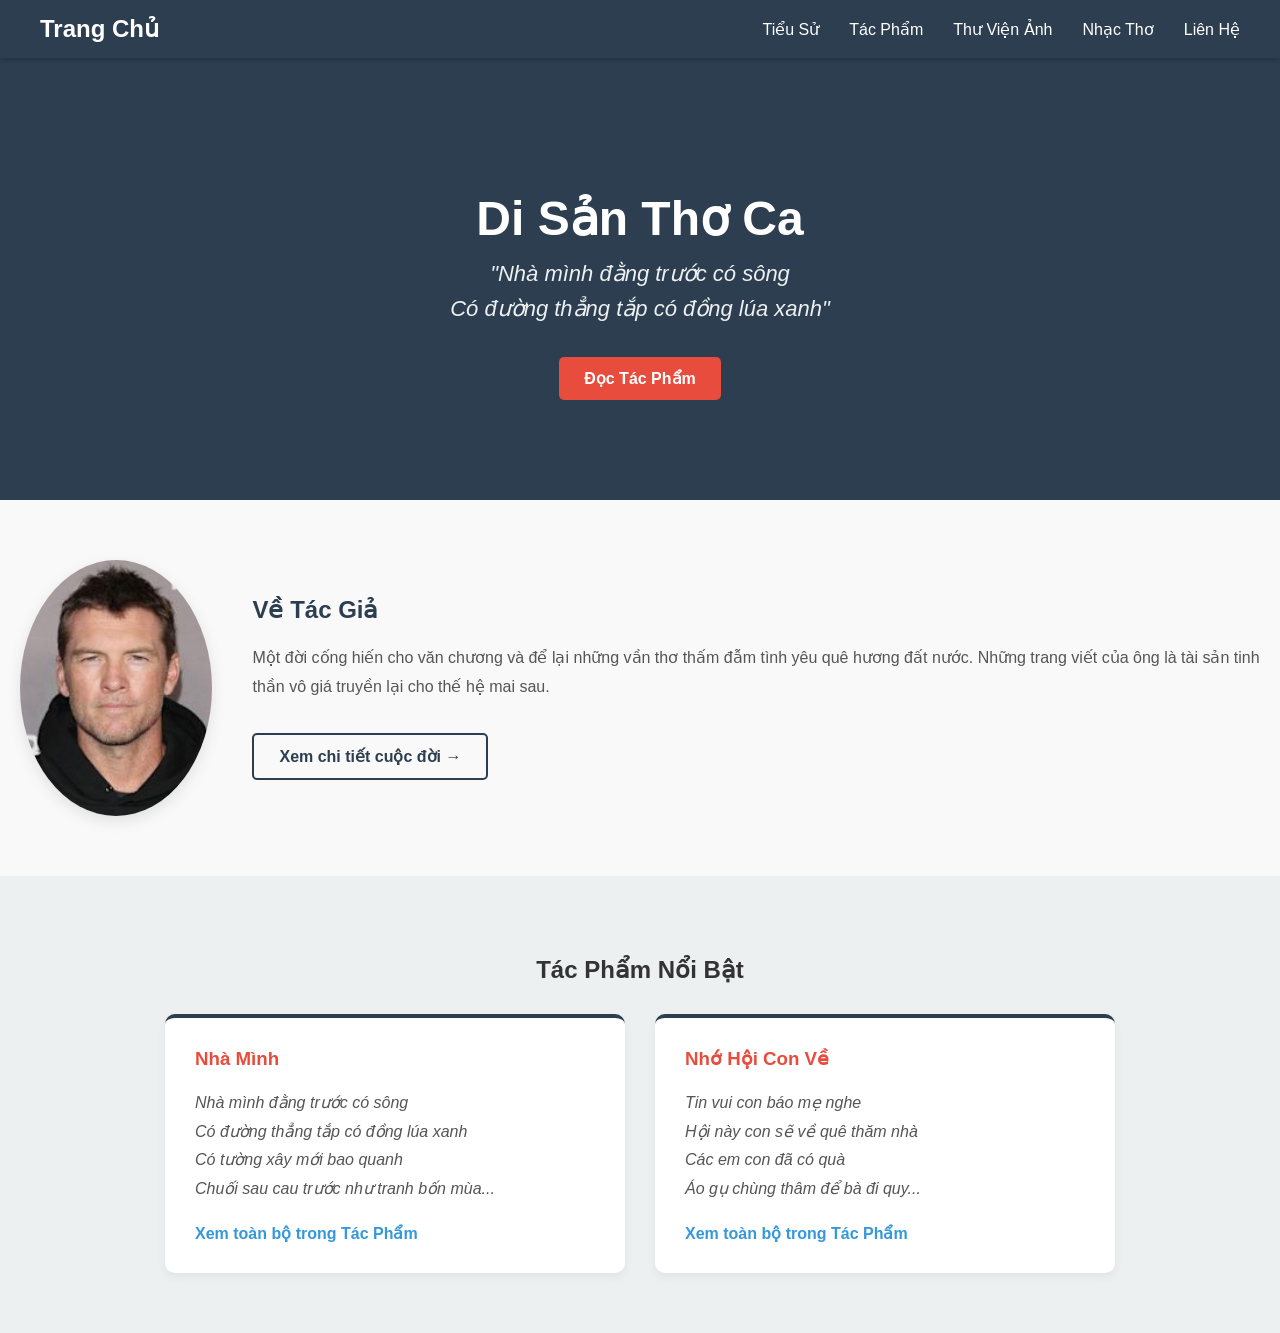
<file: index.html>
<!DOCTYPE html>
<html lang="vi">
<head>
    <meta charset="UTF-8">
    <meta name="viewport" content="width=device-width, initial-scale=1.0">
    <title>Di Sản Thơ - Ông Nội</title>
    <link rel="stylesheet" href="./css/style.css">
    <link rel="stylesheet" href="./css/navbar.css">
</head>
<body>

    <nav class="navbar">
        <div class="nav-container">
            <a href="index.html" class="nav-logo active">Trang Chủ</a>
            <ul class="nav-links">
    <li><a href="tieu-su.html">Tiểu Sử</a></li>
    <li><a href="poems/index.html">Tác Phẩm</a></li>
    <li><a href="thu-vien-anh.html">Thư Viện Ảnh</a></li>
    <li><a href="nhac-tho.html">Nhạc Thơ</a></li>
    <li><a href="lien-he.html">Liên Hệ</a></li>
</ul>
        </div>
    </nav>

  <header class="hero-banner">
        <div class="hero-content">
            <h1>Di Sản Thơ Ca</h1>
            <p class="hero-quote">"Nhà mình đằng trước có sông<br>Có đường thẳng tắp có đồng lúa xanh"</p>
            
           

            <a href="poems/index.html" class="btn btn-primary">Đọc Tác Phẩm</a>
        </div>
    </header>

    <section class="home-section">
        <div class="container home-bio">
            <img src="./assets/images/portrait/anh-chan-dung.jpg" alt="Chân dung ông" class="home-bio-img">
            <div class="home-bio-text">
                <h2>Về Tác Giả</h2>
                <p>Một đời cống hiến cho văn chương và để lại những vần thơ thấm đẫm tình yêu quê hương đất nước. Những trang viết của ông là tài sản tinh thần vô giá truyền lại cho thế hệ mai sau.</p>
                <a href="tieu-su.html" class="btn btn-outline">Xem chi tiết cuộc đời &rarr;</a>
            </div>
        </div>
    </section>

    <section class="home-section bg-light">
        <div class="container">
            <h2 style="text-align: center; margin-bottom: 30px;">Tác Phẩm Nổi Bật</h2>
            <div class="featured-poems">
                <div class="featured-card">
                    <h3>Nhà Mình</h3>
                    <p class="poem-preview">
                        Nhà mình đằng trước có sông<br>
                        Có đường thẳng tắp có đồng lúa xanh<br>
                        Có tường xây mới bao quanh<br>
                        Chuối sau cau trước như tranh bốn mùa...
                    </p>
                    <a href="poems/index.html">Xem toàn bộ trong Tác Phẩm</a>
                </div>
                <div class="featured-card">
                    <h3>Nhớ Hội Con Về</h3>
                    <p class="poem-preview">
                        Tin vui con báo mẹ nghe<br>
                        Hội này con sẽ về quê thăm nhà<br>
                        Các em con đã có quà<br>
                        Áo gụ chùng thâm để bà đi quy...
                    </p>
                    <a href="poems/index.html">Xem toàn bộ trong Tác Phẩm</a>
                </div>
            </div>
            </div>
        </div>
    </section>

    <script src="./js/main.js"></script>
</body>
</html>
</file>
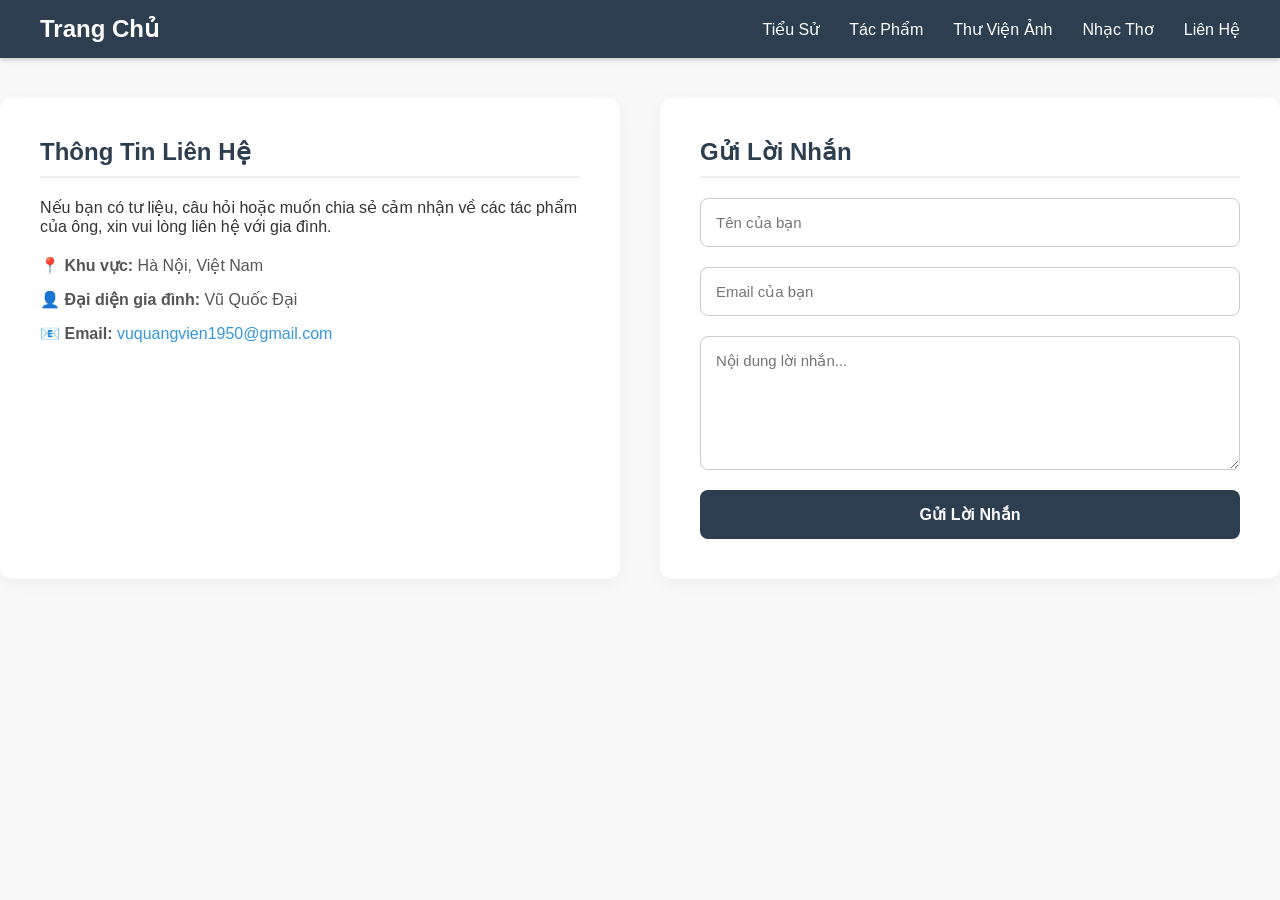
<file: lien-he.html>
<!DOCTYPE html>
<html lang="vi">
<head>
    <meta charset="UTF-8">
    <meta name="viewport" content="width=device-width, initial-scale=1.0">
    <title>Liên Hệ - Di Sản Thơ</title>
    <link rel="stylesheet" href="./css/style.css">
    <link rel="stylesheet" href="./css/navbar.css">
</head>
<body>

    <nav class="navbar">
        <div class="nav-container">
            <a href="index.html" class="nav-logo">Trang Chủ</a>
            <ul class="nav-links">
    <li><a href="tieu-su.html">Tiểu Sử</a></li>
    <li><a href="poems/index.html">Tác Phẩm</a></li>
    <li><a href="thu-vien-anh.html">Thư Viện Ảnh</a></li>
    <li><a href="nhac-tho.html">Nhạc Thơ</a></li>
    <li><a href="lien-he.html">Liên Hệ</a></li>
</ul>
        </div>
    </nav>

    <main class="container contact-container">
        <div class="contact-info">
            <h2>Thông Tin Liên Hệ</h2>
            <p>Nếu bạn có tư liệu, câu hỏi hoặc muốn chia sẻ cảm nhận về các tác phẩm của ông, xin vui lòng liên hệ với gia đình.</p>
            <ul class="info-list">
                <li>📍 <strong>Khu vực:</strong> Hà Nội, Việt Nam</li>
                <li>👤 <strong>Đại diện gia đình:</strong> Vũ Quốc Đại</li>
                <li>📧 <strong>Email:</strong> <a href="vuquangvien1950@gmail.com">vuquangvien1950@gmail.com</a></li>
            </ul>
        </div>

        <div class="contact-form">
            <h2>Gửi Lời Nhắn</h2>
            <form action="#" method="POST">
                <input type="text" placeholder="Tên của bạn" required>
                <input type="email" placeholder="Email của bạn" required>
                <textarea rows="6" placeholder="Nội dung lời nhắn..." required></textarea>
                <button type="submit" class="submit-btn">Gửi Lời Nhắn</button>
            </form>
        </div>
    </main>

    <script src="./js/main.js"></script>
</body>
</html>
</file>
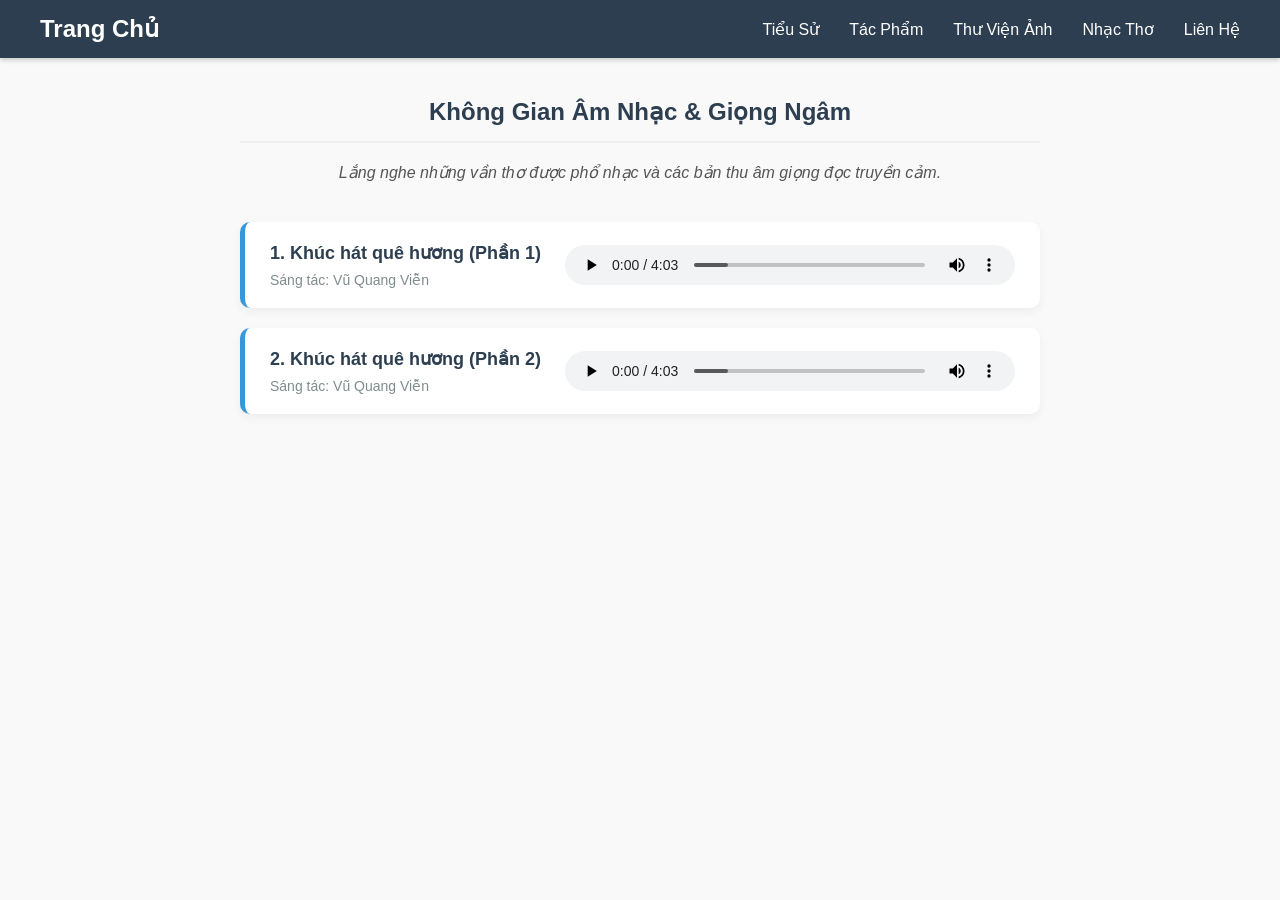
<file: nhac-tho.html>
<!DOCTYPE html>
<html lang="vi">
<head>
    <meta charset="UTF-8">
    <meta name="viewport" content="width=device-width, initial-scale=1.0">
    <title>Nhạc Thơ - Di Sản Thơ</title>
    <link rel="stylesheet" href="./css/style.css">
    <link rel="stylesheet" href="./css/navbar.css">
</head>
<body>

    <nav class="navbar">
        <div class="nav-container">
            <a href="index.html" class="nav-logo">Trang Chủ</a>
            <ul class="nav-links">
    <li><a href="tieu-su.html">Tiểu Sử</a></li>
    <li><a href="poems/index.html">Tác Phẩm</a></li>
    <li><a href="thu-vien-anh.html">Thư Viện Ảnh</a></li>
    <li><a href="nhac-tho.html">Nhạc Thơ</a></li>
    <li><a href="lien-he.html">Liên Hệ</a></li>
</ul>
        </div>
    </nav>

    <main class="container audio-page-container">
        <div class="audio-header">
            <h2>Không Gian Âm Nhạc & Giọng Ngâm</h2>
            <p>Lắng nghe những vần thơ được phổ nhạc và các bản thu âm giọng đọc truyền cảm.</p>
        </div>

       <div class="audio-playlist">
            <div class="audio-track">
                <div class="track-info">
                    <h3>1. Khúc hát quê hương (Phần 1)</h3>
                    <p>Sáng tác: Vũ Quang Viễn</p>
                </div>
                <audio controls>
                    <source src="./assets/audio/bai-hat-1.mp3" type="audio/mpeg">
                    Trình duyệt của bạn không hỗ trợ phát âm thanh.
                </audio>
            </div>
            
            <div class="audio-track">
                <div class="track-info">
                    <h3>2. Khúc hát quê hương (Phần 2)</h3>
                    <p>Sáng tác: Vũ Quang Viễn</p>
                </div>
                <audio controls>
                    <source src="./assets/audio/bai-hat-2.mp3" type="audio/mpeg">
                    Trình duyệt của bạn không hỗ trợ phát âm thanh.
                </audio>
            </div>
        </div>
    </main>

    <script src="./js/main.js"></script>
</body>
</html>
</file>
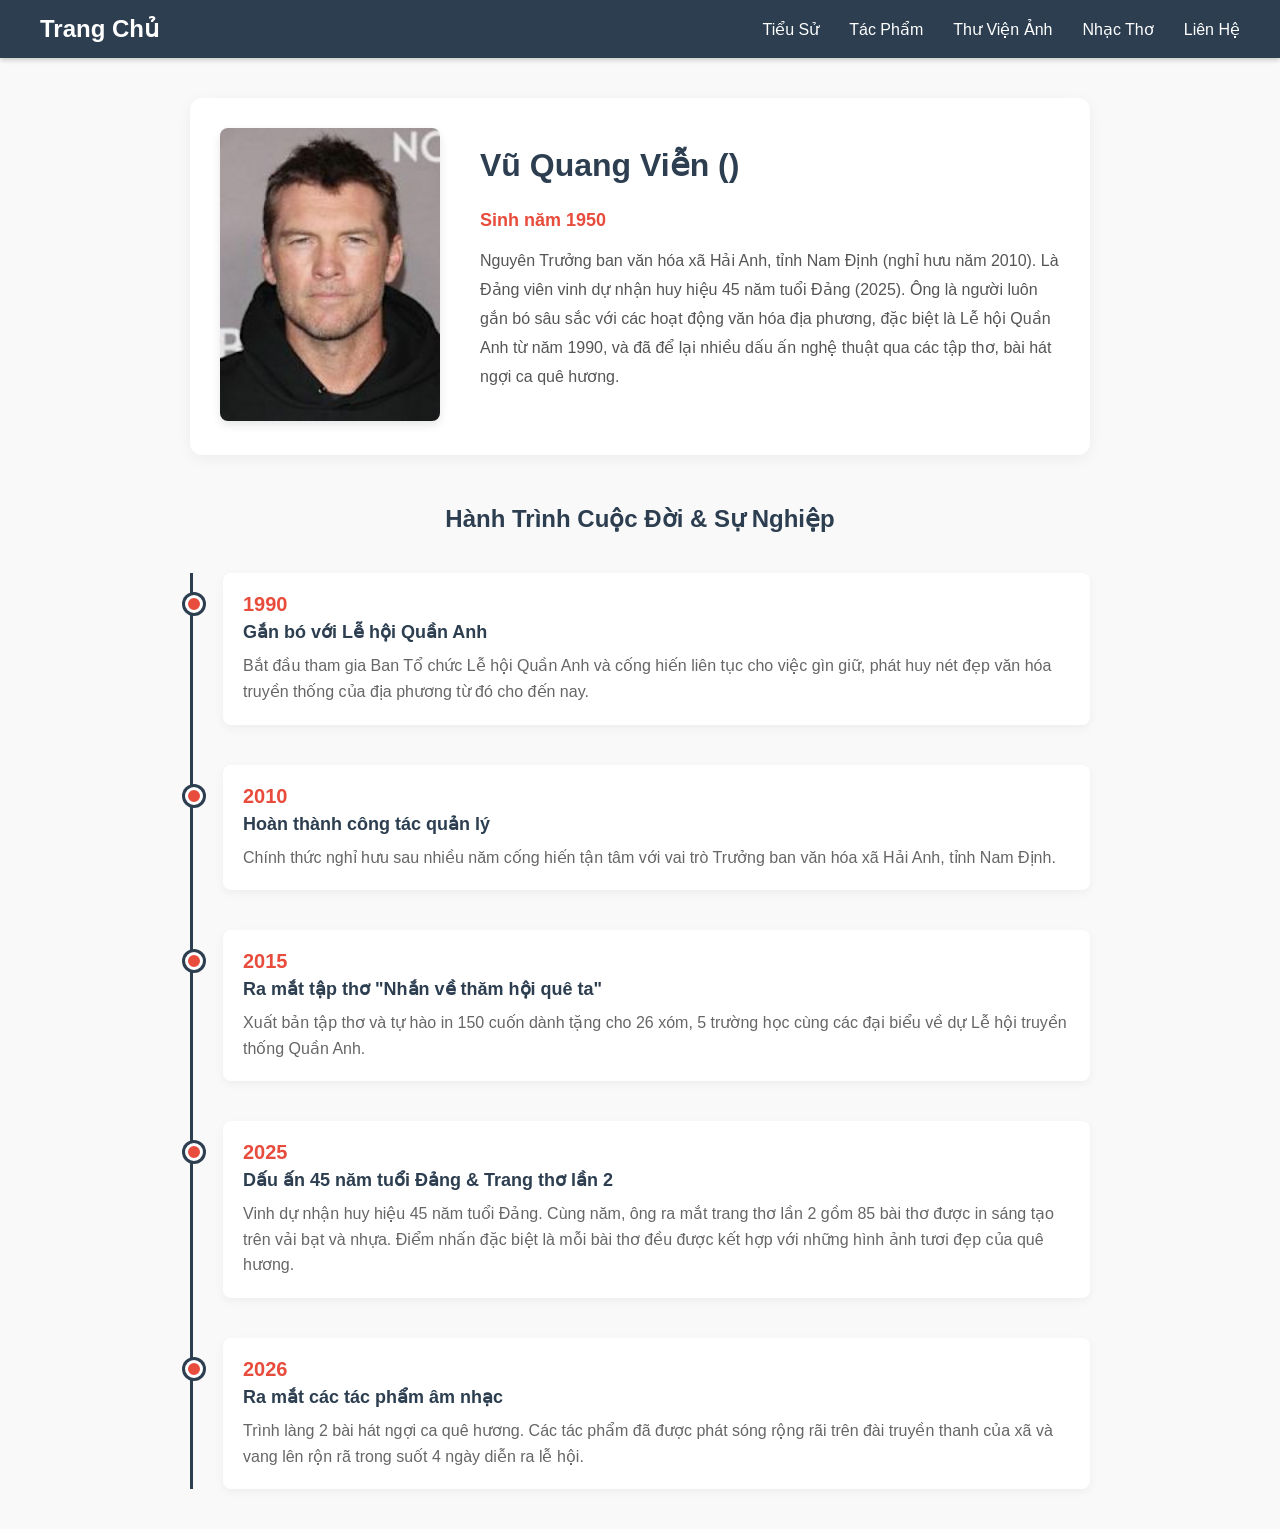
<file: tieu-su.html>
<!DOCTYPE html>
<html lang="vi">
<head>
    <meta charset="UTF-8">
    <meta name="viewport" content="width=device-width, initial-scale=1.0">
    <title>Tiểu Sử - Nhà Thơ</title>
    <link rel="stylesheet" href="./css/style.css">
    <link rel="stylesheet" href="./css/navbar.css">
</head>
<body>

    <nav class="navbar">
        <div class="nav-container">
            <a href="index.html" class="nav-logo">Trang Chủ</a>
           <ul class="nav-links">
    <li><a href="tieu-su.html">Tiểu Sử</a></li>
    <li><a href="poems/index.html">Tác Phẩm</a></li>
    <li><a href="thu-vien-anh.html">Thư Viện Ảnh</a></li>
    <li><a href="nhac-tho.html">Nhạc Thơ</a></li>
    <li><a href="lien-he.html">Liên Hệ</a></li>
</ul>
        </div>
    </nav>

    <main class="bio-container">
        <section class="bio-intro">
            <div class="bio-avatar">
                <img src="./assets/images/portrait/anh-chan-dung.jpg" alt="Chân dung nhà thơ" onerror="this.src='https://via.placeholder.com/250x300?text=Chan+Dung'">
            </div>
            <div class="bio-text">
                <h1 id="bio-name">Đang tải...</h1>
                <p class="bio-years" id="bio-years"></p>
                <p class="bio-summary" id="bio-summary"></p>
            </div>
        </section>

        <section class="bio-timeline">
            <h2>Hành Trình Cuộc Đời & Sự Nghiệp</h2>
            <div class="timeline-wrapper" id="timeline-wrapper">
                </div>
        </section>
    </main>

    <script src="./js/main.js"></script>
</body>
</html>
</file>
<file: css/style.css>
/* Style chung cho toàn trang */
body {
    margin: 0;
    font-family: 'Segoe UI', Tahoma, Geneva, Verdana, sans-serif;
    background-color: #f9f9f9;
    color: #333;
}

/* Khung chứa nội dung tiểu sử */
.bio-container {
    max-width: 900px;
    margin: 40px auto;
    padding: 0 20px;
}

/* Phần giới thiệu trên cùng (Flexbox chia đôi: Ảnh trái, chữ phải) */
.bio-intro {
    display: flex;
    gap: 40px;
    background: #fff;
    padding: 30px;
    border-radius: 12px;
    box-shadow: 0 4px 15px rgba(0,0,0,0.05);
    margin-bottom: 50px;
    align-items: center;
}

.bio-avatar img {
    width: 220px;
    height: auto;
    border-radius: 8px;
    object-fit: cover;
    box-shadow: 0 4px 10px rgba(0,0,0,0.1);
}

.bio-text h1 {
    margin-top: 0;
    color: #2c3e50;
    font-size: 32px;
}

.bio-years {
    font-size: 18px;
    color: #e74c3c;
    font-weight: bold;
    margin-bottom: 15px;
}

.bio-summary {
    line-height: 1.8;
    color: #555;
}

/* Thiết kế trục đường thẳng đứng cho Timeline */
.bio-timeline h2 {
    text-align: center;
    color: #2c3e50;
    margin-bottom: 40px;
}

.timeline-wrapper {
    position: relative;
    padding-left: 30px;
    border-left: 3px solid #2c3e50; /* Đường trục dọc */
}

/* Từng khối mốc thời gian */
.timeline-item {
    position: relative;
    margin-bottom: 40px;
    background: #fff;
    padding: 20px;
    border-radius: 8px;
    box-shadow: 0 3px 10px rgba(0,0,0,0.05);
}

/* Dấu chấm tròn nằm đè lên trục dọc */
.timeline-item::before {
    content: '';
    position: absolute;
    left: -38px;
    top: 22px;
    width: 12px;
    height: 12px;
    background-color: #e74c3c;
    border: 3px solid #fff;
    border-radius: 50%;
    box-shadow: 0 0 0 3px #2c3e50;
}

.timeline-year {
    font-weight: bold;
    color: #e74c3c;
    font-size: 20px;
    margin: 0 0 5px 0;
}

.timeline-title {
    margin: 0 0 10px 0;
    color: #2c3e50;
    font-size: 18px;
}

.timeline-content {
    margin: 0;
    color: #666;
    line-height: 1.6;
}

/* Responsive cho điện thoại di động */
@media (max-width: 768px) {
    .bio-intro {
        flex-direction: column;
        text-align: center;
    }
}

/* --- PHẦN THƯ VIỆN ẢNH --- */

/* Lưới xếp ảnh tự động vừa khung */
.gallery-grid {
    display: grid;
    grid-template-columns: repeat(auto-fit, minmax(250px, 1fr));
    grid-auto-rows: 250px;
    gap: 15px;
}

/* Định dạng từng bức ảnh trong lưới */
.gallery-img {
    width: 100%;
    height: 100%;
    object-fit: cover; /* Cắt ảnh cho vuông vức không bị méo */
    border-radius: 8px;
    cursor: pointer;
    transition: transform 0.3s ease, filter 0.3s ease;
    box-shadow: 0 4px 8px rgba(0,0,0,0.1);
}

.gallery-img:hover {
    transform: scale(1.03); /* Phóng to nhẹ khi di chuột */
    filter: brightness(1.1); /* Sáng lên một chút */
}

/* Khung nền đen khi phóng to ảnh (Modal) */
.modal {
    display: none; /* Mặc định ẩn đi */
    position: fixed;
    z-index: 9999;
    padding-top: 50px;
    left: 0;
    top: 0;
    width: 100%;
    height: 100%;
    background-color: rgba(0, 0, 0, 0.85); /* Nền đen mờ trong suốt */
}

/* Bức ảnh được phóng to */
.modal-content {
    margin: auto;
    display: block;
    max-width: 80%;
    max-height: 80vh;
    border-radius: 5px;
    box-shadow: 0 0 20px rgba(0,0,0,0.5);
    animation: zoomIn 0.3s ease;
}

/* Hiệu ứng zoom mượt mà */
@keyframes zoomIn {
    from {transform: scale(0.8); opacity: 0;}
    to {transform: scale(1); opacity: 1;}
}

/* Chú thích dưới ảnh phóng to */
#image-caption {
    margin: auto;
    display: block;
    width: 80%;
    text-align: center;
    color: #ccc;
    padding: 15px 0;
    font-size: 18px;
    font-style: italic;
}

/* Nút tắt (Dấu X) */
.close-modal {
    position: absolute;
    top: 20px;
    right: 40px;
    color: #f1f1f1;
    font-size: 40px;
    font-weight: bold;
    cursor: pointer;
    transition: 0.3s;
}

.close-modal:hover {
    color: #e74c3c;
}

/* --- PHẦN LIÊN HỆ --- */
.contact-container {
    display: flex;
    gap: 40px;
    margin-top: 40px;
}

/* Chia đều không gian cho 2 cột */
.contact-info, .contact-form {
    flex: 1;
    background: #fff;
    padding: 40px;
    border-radius: 12px;
    box-shadow: 0 4px 15px rgba(0,0,0,0.05);
}

.contact-info h2, .contact-form h2 {
    margin-top: 0;
    color: #2c3e50;
    border-bottom: 2px solid #eee;
    padding-bottom: 10px;
}

.info-list {
    list-style: none;
    padding: 0;
    margin-top: 20px;
}

.info-list li {
    margin-bottom: 15px;
    font-size: 16px;
    color: #555;
}

.info-list a {
    color: #3498db;
    text-decoration: none;
}

/* Định dạng form điền thông tin */
.contact-form form {
    display: flex;
    flex-direction: column;
    gap: 20px;
}

.contact-form input, .contact-form textarea {
    width: 100%;
    padding: 15px;
    border: 1px solid #ccc;
    border-radius: 8px;
    font-family: inherit;
    font-size: 15px;
    box-sizing: border-box; /* Giữ khung không bị tràn */
}

/* Nút bấm gửi */
.submit-btn {
    background-color: #2c3e50;
    color: white;
    border: none;
    padding: 15px;
    border-radius: 8px;
    cursor: pointer;
    font-size: 16px;
    font-weight: bold;
    transition: background-color 0.3s;
}

.submit-btn:hover {
    background-color: #e74c3c; /* Đổi màu khi di chuột */
}

/* Responsive: Tự động gập thành 1 cột trên điện thoại */
@media (max-width: 768px) {
    .contact-container {
        flex-direction: column;
    }
}

/* --- PHẦN TRANG CHỦ --- */

/* Banner chính */
.hero-banner {
    background-color: #2c3e50;
    color: white;
    text-align: center;
    padding: 100px 20px;
    background-image: linear-gradient(rgba(44, 62, 80, 0.8), rgba(44, 62, 80, 0.8)), url('https://via.placeholder.com/1920x600?text=Hinh+Nen+Trang+Chu');
    background-size: cover;
    background-position: center;
}

.hero-banner h1 {
    font-size: 48px;
    margin-bottom: 10px;
}

.hero-quote {
    font-size: 22px;
    font-style: italic;
    color: #ecf0f1;
    max-width: 600px;
    margin: 0 auto 30px auto;
    line-height: 1.6;
}

/* Các nút bấm chung */
.btn {
    display: inline-block;
    padding: 12px 25px;
    border-radius: 5px;
    text-decoration: none;
    font-weight: bold;
    transition: 0.3s;
}

.btn-primary {
    background-color: #e74c3c;
    color: white;
}

.btn-primary:hover {
    background-color: #c0392b;
}

.btn-outline {
    border: 2px solid #2c3e50;
    color: #2c3e50;
    margin-top: 15px;
}

.btn-outline:hover {
    background-color: #2c3e50;
    color: white;
}

/* Các khối Section */
.home-section {
    padding: 60px 20px;
}

.bg-light {
    background-color: #ecf0f1;
}

/* Cột Tiểu sử */
.home-bio {
    display: flex;
    align-items: center;
    gap: 40px;
}

.home-bio-img {
    width: 250px;
    border-radius: 50%;
    box-shadow: 0 5px 15px rgba(0,0,0,0.1);
}

.home-bio-text h2 {
    color: #2c3e50;
    margin-top: 0;
}

.home-bio-text p {
    line-height: 1.8;
    color: #555;
    font-size: 16px;
}

/* Thẻ tác phẩm nổi bật */
.featured-poems {
    display: flex;
    gap: 30px;
    justify-content: center;
}

.featured-card {
    background: white;
    padding: 30px;
    border-radius: 10px;
    box-shadow: 0 4px 10px rgba(0,0,0,0.05);
    flex: 1;
    max-width: 400px;
    border-top: 4px solid #2c3e50;
}

.featured-card h3 {
    margin-top: 0;
    color: #e74c3c;
}

.poem-preview {
    font-style: italic;
    color: #555;
    line-height: 1.8;
    margin-bottom: 20px;
}

.featured-card a {
    color: #3498db;
    text-decoration: none;
    font-weight: bold;
}

/* Responsive cho điện thoại */
@media (max-width: 768px) {
    .home-bio {
        flex-direction: column;
        text-align: center;
    }
    .featured-poems {
        flex-direction: column;
        align-items: center;
    }
}

/* Trình phát âm thanh trên trang chủ */
.audio-player {
    background-color: rgba(0, 0, 0, 0.4); /* Nền đen mờ trong suốt */
    padding: 15px 30px;
    border-radius: 50px;
    display: inline-block;
    margin-bottom: 30px;
    backdrop-filter: blur(5px); /* Hiệu ứng làm mờ cảnh phía sau kính */
    border: 1px solid rgba(255, 255, 255, 0.2);
}

.audio-player p {
    margin: 0 0 10px 0;
    font-size: 14px;
    color: #ecf0f1;
    font-style: italic;
}

/* Chỉnh lại thanh controls mặc định của trình duyệt cho gọn */
.audio-player audio {
    height: 35px;
    outline: none;
}

/* --- PHẦN NHẠC THƠ (PLAYLIST) --- */
.audio-page-container {
    max-width: 800px;
    margin: 40px auto;
}

.audio-header {
    text-align: center;
    margin-bottom: 40px;
}

.audio-header h2 {
    color: #2c3e50;
    margin-top: 0;
    border-bottom: 2px solid #eee;
    padding-bottom: 15px;
}

.audio-header p {
    color: #555;
    font-style: italic;
}

.audio-playlist {
    display: flex;
    flex-direction: column;
    gap: 20px;
}

/* Thẻ chứa từng bài hát */
.audio-track {
    background: #fff;
    padding: 20px 25px;
    border-radius: 10px;
    box-shadow: 0 4px 10px rgba(0,0,0,0.05);
    display: flex;
    justify-content: space-between;
    align-items: center;
    flex-wrap: wrap;
    gap: 15px;
    border-left: 5px solid #3498db; /* Viền xanh bên trái tạo điểm nhấn */
    transition: transform 0.2s ease;
}

.audio-track:hover {
    transform: translateX(5px); /* Trượt nhẹ sang phải khi di chuột */
}

.track-info h3 {
    margin: 0 0 8px 0;
    color: #2c3e50;
    font-size: 18px;
}

.track-info p {
    margin: 0;
    color: #7f8c8d;
    font-size: 14px;
}

/* Kéo dài thanh phát nhạc */
.audio-track audio {
    height: 40px;
    flex-grow: 1;
    max-width: 450px;
    outline: none;
}

/* Responsive cho điện thoại */
@media (max-width: 600px) {
    .audio-track {
        flex-direction: column;
        align-items: flex-start;
    }
    .audio-track audio {
        width: 100%;
        max-width: 100%;
    }
}
</file>
<file: css/navbar.css>
/* Reset viền và khoảng cách mặc định của trình duyệt */
body {
    margin: 0;
    font-family: Arial, sans-serif; /* Bạn có thể đổi font khác mang tính văn chương sau */
}

/* Định dạng thanh Taskbar chính */
.navbar {
    background-color: #2c3e50; /* Màu nền xanh xám đậm, trang trọng */
    color: white;
    padding: 15px 0;
    position: sticky; /* Ghim thanh menu trên cùng khi cuộn chuột */
    top: 0;
    z-index: 1000;
    box-shadow: 0 2px 5px rgba(0,0,0,0.2);
}

.nav-container {
    display: flex;
    justify-content: space-between;
    align-items: center;
    max-width: 1200px;
    margin: 0 auto;
    padding: 0 20px;
}

.nav-logo {
    color: white;
    text-decoration: none;
    font-size: 24px;
    font-weight: bold;
}

.nav-links {
    list-style: none;
    display: flex;
    gap: 30px;
    margin: 0;
    padding: 0;
}

/* Định dạng các chữ cái trong thanh menu */
.nav-links li a {
    color: white;
    text-decoration: none;
    font-size: 16px;
    transition: color 0.3s ease;
}

/* Hiệu ứng khi di chuột vào chữ */
.nav-links li a:hover {
    color: #f1c40f; /* Màu vàng nhạt */
}
</file>
